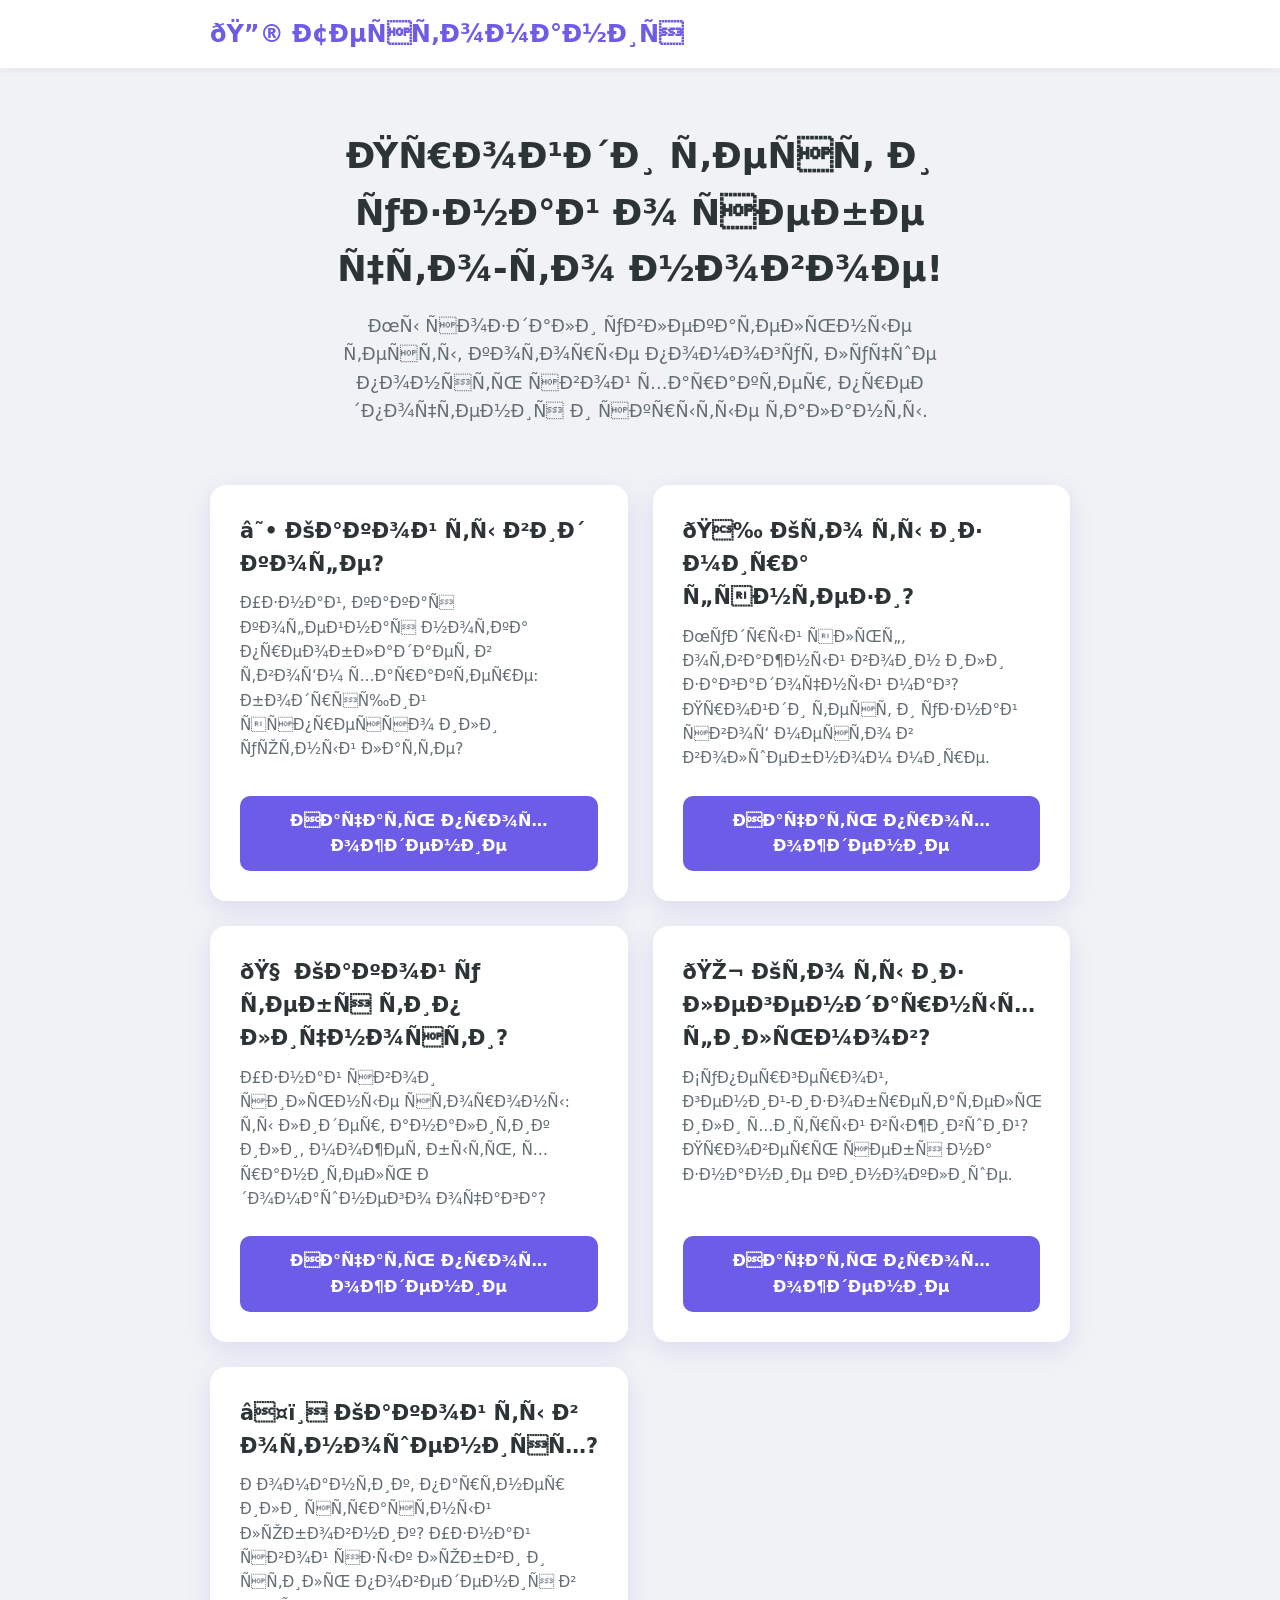
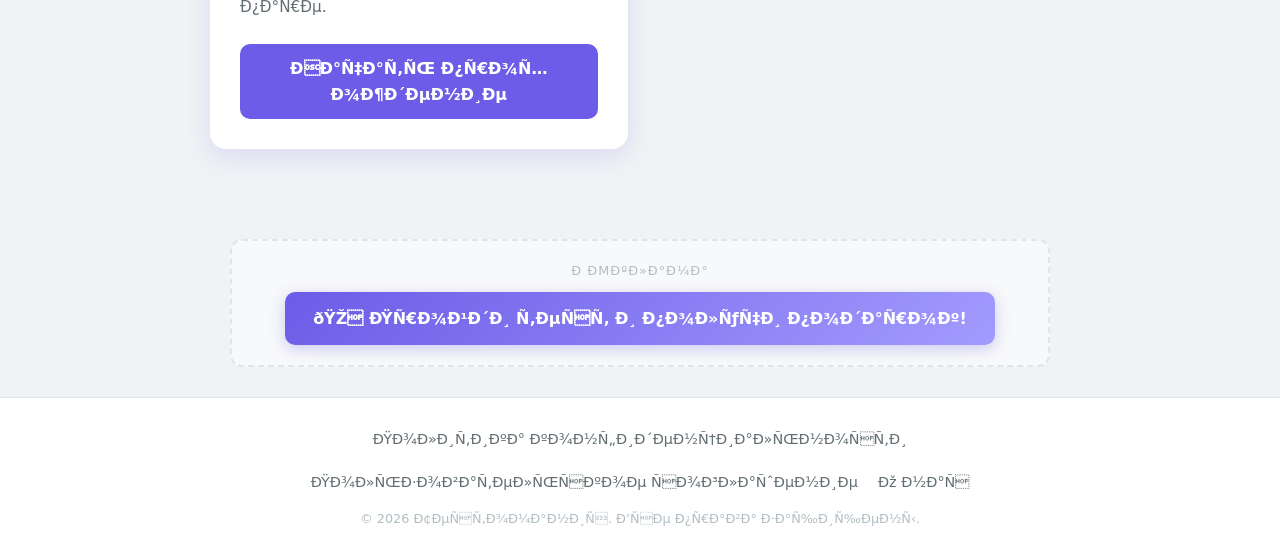
<file: index.html>
<!DOCTYPE html>
<html lang="ru">
<head>
  <!-- Yandex.Metrika counter -->
<script type="text/javascript">
    (function(m,e,t,r,i,k,a){
        m[i]=m[i]||function(){(m[i].a=m[i].a||[]).push(arguments)};
        m[i].l=1*new Date();
        for (var j = 0; j < document.scripts.length; j++) {if (document.scripts[j].src === r) { return; }}
        k=e.createElement(t),a=e.getElementsByTagName(t)[0],k.async=1,k.src=r,a.parentNode.insertBefore(k,a)
    })(window, document,'script','https://mc.yandex.ru/metrika/tag.js?id=109872875', 'ym');

    ym(109872875, 'init', {ssr:true, webvisor:true, clickmap:true, ecommerce:"dataLayer", referrer: document.referrer, url: location.href, accurateTrackBounce:true, trackLinks:true});
</script>
<noscript><div><img src="https://mc.yandex.ru/watch/109872875" style="position:absolute; left:-9999px;" alt="" /></div></noscript>
<!-- /Yandex.Metrika counter -->
  <meta name="yandex-verification" content="c974e591976c50aa" />
  <link rel="icon" type="image/png" href="favicon.png"> 
  <link rel="icon" type="image/x-icon" href="favicon.ico">
  <meta charset="UTF-8">
  <meta name="viewport" content="width=device-width, initial-scale=1.0">
  <title>Тестомания — Узнай себя с новой стороны!</title>
  <meta name="description" content="Бесплатные онлайн тесты: психология, кино, отношения, фэнтези. Узнай свой тип личности и пройди увлекательные викторины.">
  <link rel="stylesheet" href="style.css">
</head>
<body>
  
  <header>
    <div class="container">
      <a href="index.html" class="logo">🔮 Тестомания</a>
    </div>
  </header>

  <main class="container">
    <section class="hero">
      <h1>Пройди тест и узнай о себе что-то новое!</h1>
      <p>Мы создали увлекательные тесты, которые помогут лучше понять свой характер, предпочтения и скрытые таланты.</p>
    </section>

    <section class="tests-grid">
      
      <!-- Тест 1 -->
      <article class="test-card">
        <h3>☕ Какой ты вид кофе?</h3>
        <p>Узнай, какая кофейная нотка преобладает в твоём характере: бодрящий эспрессо или уютный латте?</p>
        <a href="test-coffee.html" class="btn">Начать прохождение</a>
      </article>

      <!-- Тест 2 -->
      <article class="test-card">
        <h3>🐉 Кто ты из мира фэнтези?</h3>
        <p>Мудрый эльф, отважный воин или загадочный маг? Пройди тест и узнай своё место в волшебном мире.</p>
        <a href="test-fantasy.html" class="btn">Начать прохождение</a>
      </article>

      <!-- Тест 3 -->
      <article class="test-card">
        <h3>🧠 Какой у тебя тип личности?</h3>
        <p>Узнай свои сильные стороны: ты лидер, аналитик или, может быть, хранитель домашнего очага?</p>
        <a href="test-personality.html" class="btn">Начать прохождение</a>
      </article>

      <!-- Тест 4 -->
      <article class="test-card">
        <h3>🎬 Кто ты из легендарных фильмов?</h3>
        <p>Супергерой, гений-изобретатель или хитрый выживший? Проверь себя на знание киноклише.</p>
        <a href="test-movie.html" class="btn">Начать прохождение</a>
      </article>

      <!-- Тест 5 -->
      <article class="test-card">
        <h3>❤️ Какой ты в отношениях?</h3>
        <p>Романтик, партнер или страстный любовник? Узнай свой язык любви и стиль поведения в паре.</p>
        <a href="test-relationship.html" class="btn">Начать прохождение</a>
      </article>

    </section>
    <!-- Рекламный блок на главной -->
<section class="container">
  <div class="ad-container">
    <div class="ad-label">Реклама</div>
    
    <!-- Вариант А: Партнерская кнопка -->
    <a 
      href="СЮДА_ССЫЛКУ" 
      target="_blank" 
      class="partner-btn"
      onclick="yaCounter569335277.reachGoal('affiliate_click'); return true;"
    >
      🎁 Пройди тест и получи подарок!
    </a>

    <!-- Вариант Б: Место под РСЯ (раскомментируй, когда подключишь) -->
    <!-- <div id="yandex_rtb_R-A-123456-1"></div> -->
  </div>
</section>
  </main>

    <footer class="site-footer">
        <div class="container">
            <div class="footer-links">
                <!-- Проверь, что пути (href) ведут на твои реальные файлы -->
                <a href="privacy.html" class="footer-link">Политика конфиденциальности</a>
                <a href="terms.html" class="footer-link">Пользовательское соглашение</a>
                <a href="about.html" class="footer-link">О нас</a>
            </div>
            <div class="copyright">
                &copy; 2026 Тестомания. Все права защищены.
            </div>
        </div>
    </footer>

</body>
</html>
</file>
<file: style.css>
/* style.css */
:root {
  --bg: #f0f2f5;
  --card-bg: #ffffff;
  --primary: #6c5ce7;
  --primary-hover: #5a4bd1;
  --text: #2d3436;
  --text-light: #636e72;
  --radius: 16px;
  --shadow: 0 8px 24px rgba(108, 92, 231, 0.15);
}

* { box-sizing: border-box; margin: 0; padding: 0; }

body {
  font-family: 'Segoe UI', system-ui, -apple-system, sans-serif;
  background: var(--bg);
  color: var(--text);
  line-height: 1.6;
  min-height: 100vh;
  display: flex;
  flex-direction: column;
}

/* Шапка */
header {
  background: var(--card-bg);
  padding: 15px 0;
  box-shadow: 0 2px 10px rgba(0,0,0,0.05);
  position: sticky;
  top: 0;
  z-index: 100;
}
.container {
  max-width: 900px;
  margin: 0 auto;
  padding: 0 20px;
}
.logo {
  font-size: 1.5rem;
  font-weight: 800;
  color: var(--primary);
  text-decoration: none;
  display: inline-block;
}

/* Главная страница */
.hero {
  text-align: center;
  padding: 60px 20px 40px;
}
.hero h1 { font-size: 2.2rem; margin-bottom: 15px; color: var(--text); }
.hero p { font-size: 1.1rem; color: var(--text-light); max-width: 600px; margin: 0 auto; }

.tests-grid {
  display: grid;
  grid-template-columns: repeat(auto-fit, minmax(280px, 1fr));
  gap: 25px;
  padding: 20px 0 60px;
}

.test-card {
  background: var(--card-bg);
  border-radius: var(--radius);
  padding: 30px;
  box-shadow: var(--shadow);
  transition: transform 0.3s ease, box-shadow 0.3s ease;
  display: flex;
  flex-direction: column;
  align-items: flex-start;
}
.test-card:hover { 
  transform: translateY(-5px); 
  box-shadow: 0 12px 30px rgba(108, 92, 231, 0.2);
}
.test-card h3 { font-size: 1.3rem; margin-bottom: 10px; color: var(--text); }
.test-card p { color: var(--text-light); margin-bottom: 25px; flex-grow: 1; font-size: 0.95rem; }

.btn {
  display: inline-block;
  background: var(--primary);
  color: white;
  text-decoration: none;
  padding: 12px 24px;
  border-radius: 10px;
  font-weight: 600;
  text-align: center;
  transition: background 0.2s;
  border: none;
  cursor: pointer;
  width: 100%;
  font-size: 1rem;
}
.btn:hover { background: var(--primary-hover); }

/* Страница теста */
.quiz-wrapper { 
  max-width: 600px; 
  margin: 40px auto; 
  padding: 0 20px; 
  flex-grow: 1;
}
.quiz-card {
  background: var(--card-bg);
  border-radius: var(--radius);
  padding: 30px;
  box-shadow: var(--shadow);
}

.progress-bar {
  height: 8px;
  background: #dfe6e9;
  border-radius: 4px;
  margin-bottom: 25px;
  overflow: hidden;
}
.progress-fill {
  height: 100%;
  background: var(--primary);
  width: 0%;
  transition: width 0.4s ease;
}

.question-text { font-size: 1.3rem; margin-bottom: 25px; text-align: center; font-weight: 600; }

.options { display: flex; flex-direction: column; gap: 12px; }
.option-btn {
  padding: 16px;
  border: 2px solid #dfe6e9;
  background: #fff;
  border-radius: 12px;
  font-size: 1rem;
  cursor: pointer;
  transition: all 0.2s;
  text-align: left;
  color: var(--text);
}
.option-btn:hover { 
  border-color: var(--primary); 
  background: #f8f9ff; 
  transform: translateX(5px);
}

.hidden { display: none !important; }

/* Результат */
.result-block { text-align: center; animation: fadeIn 0.5s ease; padding: 20px 0; }
.result-icon { font-size: 4rem; margin-bottom: 15px; display: block; }
.result-title { font-size: 1.8rem; color: var(--primary); margin-bottom: 15px; }
.result-desc { color: var(--text-light); margin-bottom: 30px; font-size: 1.1rem; line-height: 1.5; }

.share-buttons { display: flex; flex-direction: column; gap: 10px; margin-bottom: 20px; }
.share-btn {
  padding: 14px;
  border: none;
  border-radius: 10px;
  font-size: 1rem;
  cursor: pointer;
  font-weight: 600;
  color: white;
  transition: opacity 0.2s;
}
.share-btn:hover { opacity: 0.9; }
.vk { background: #0077FF; }
.tg { background: #0088cc; }
.copy { background: #2d3436; }

.btn-outline {
  background: transparent;
  border: 2px solid var(--primary);
  color: var(--primary);
  margin-top: 10px;
}
.btn-outline:hover { background: var(--primary); color: white; }

@keyframes fadeIn {
  from { opacity: 0; transform: translateY(10px); }
  to { opacity: 1; transform: translateY(0); }
}

@media (max-width: 500px) {
  .hero h1 { font-size: 1.8rem; }
  .quiz-card { padding: 20px; }
  .question-text { font-size: 1.1rem; }
}

/* Стили для партнерского блока */
.partner-block {
  margin-top: 30px;
  padding: 20px;
  background: #f8f9fa;
  border-radius: 12px;
  text-align: center;
  border: 2px dashed #dfe6e9;
}

.partner-text {
  font-size: 0.9rem;
  color: #636e72;
  margin-bottom: 15px;
  font-weight: 600;
}

.partner-btn {
  display: inline-block;
  background: linear-gradient(135deg, #6c5ce7, #a29bfe);
  color: white;
  text-decoration: none;
  padding: 14px 28px;
  border-radius: 10px;
  font-weight: 700;
  font-size: 1rem;
  transition: transform 0.2s, box-shadow 0.2s;
  box-shadow: 0 4px 15px rgba(108, 92, 231, 0.3);
}

.partner-btn:hover {
  transform: translateY(-2px);
  box-shadow: 0 6px 20px rgba(108, 92, 231, 0.4);
}

/* === РЕКЛАМНЫЕ БЛОКИ === */

/* Универсальный контейнер для рекламы */
.ad-container {
  margin: 30px 0;
  padding: 20px;
  background: #f8f9fa;
  border-radius: 12px;
  text-align: center;
  border: 2px dashed #dfe6e9;
}

.ad-label {
  font-size: 0.8rem;
  color: #b2bec3;
  margin-bottom: 10px;
  text-transform: uppercase;
  letter-spacing: 1px;
}

/* Кнопка-партнерка */
.partner-btn {
  display: inline-block;
  background: linear-gradient(135deg, #6c5ce7, #a29bfe);
  color: white;
  text-decoration: none;
  padding: 14px 28px;
  border-radius: 10px;
  font-weight: 700;
  font-size: 1rem;
  transition: transform 0.2s, box-shadow 0.2s;
  box-shadow: 0 4px 15px rgba(108, 92, 231, 0.3);
  border: none;
  cursor: pointer;
}

.partner-btn:hover {
  transform: translateY(-2px);
  box-shadow: 0 6px 20px rgba(108, 92, 231, 0.4);
}

/* Баннер-заглушка (для РСЯ) */
.rsa-banner {
  width: 100%;
  min-height: 120px;
  background: #fff;
  border-radius: 8px;
  display: flex;
  align-items: center;
  justify-content: center;
  color: #b2bec3;
  font-size: 0.9rem;
  border: 1px solid #dfe6e9;
}

/* Адаптив для мобильных */
@media (max-width: 600px) {
  .ad-container {
    margin: 20px 0;
    padding: 15px;
  }
  .partner-btn {
    width: 100%;
    padding: 12px 20px;
    font-size: 0.95rem;
  }
}

/* === ПОДВАЛ САЙТА (FOOTER) === */
.site-footer {
  background: var(--card-bg); /* Белый фон как у карточек */
  border-top: 1px solid #dfe6e9; /* Легкая линия сверху */
  padding: 30px 0;
  margin-top: auto; /* Прижимает футер к низу, если контента мало */
  text-align: center;
}

.footer-links {
  display: flex;
  justify-content: center;
  flex-wrap: wrap;
  gap: 20px; /* Расстояние между ссылками */
  margin-bottom: 15px;
}

.footer-link {
  color: var(--text-light); /* Серый цвет текста */
  text-decoration: none;
  font-size: 0.9rem;
  transition: color 0.2s ease;
}

.footer-link:hover {
  color: var(--primary); /* При наведении становится фиолетовым */
  text-decoration: underline;
}

.copyright {
  font-size: 0.8rem;
  color: #b2bec3;
  margin-top: 10px;
}
</file>
